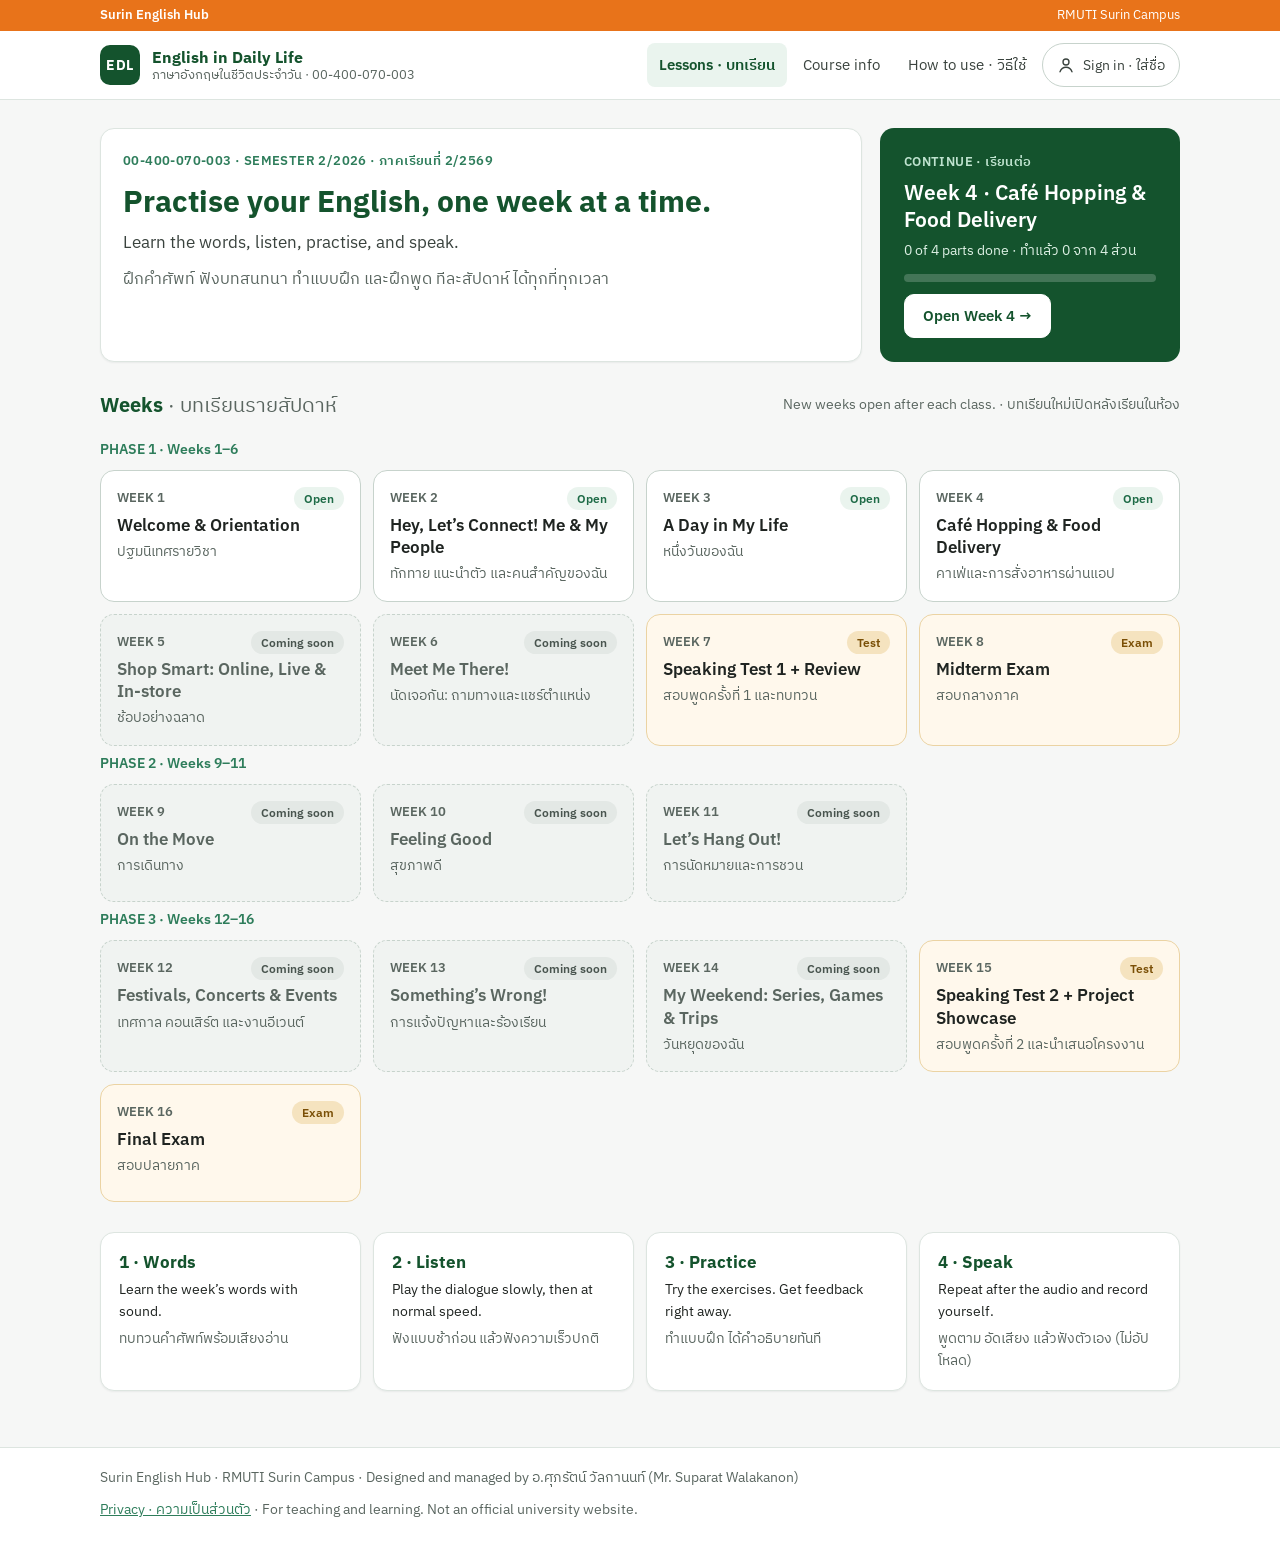
<file: index.html>
<!doctype html><html lang="en"><head>
<meta charset="utf-8">
<meta name="viewport" content="width=device-width, initial-scale=1">
<meta name="robots" content="noindex">
<link rel="preconnect" href="https://fonts.googleapis.com">
<link rel="preconnect" href="https://fonts.gstatic.com" crossorigin>
<link href="https://fonts.googleapis.com/css2?family=IBM+Plex+Sans+Thai:wght@400;600;700&family=IBM+Plex+Sans:wght@400;600;700&display=swap" rel="stylesheet">
<link rel="stylesheet" href="assets/css/site.css">
<link rel="icon" href="data:image/svg+xml,%3Csvg xmlns='http://www.w3.org/2000/svg' viewBox='0 0 32 32'%3E%3Crect width='32' height='32' rx='7' fill='%2314532D'/%3E%3Ctext x='16' y='21' font-family='Arial' font-size='11' font-weight='700' fill='white' text-anchor='middle'%3EEDL%3C/text%3E%3C/svg%3E">
<title>English in Daily Life · Surin English Hub</title></head><body>
<a class="sr-only" href="#main">Skip to content</a>
<div class="hubline"><div class="wrap"><a href="/">Surin English Hub</a><span>RMUTI Surin Campus</span></div></div>
<header class="topbar"><div class="wrap">
  <a class="brand" href="./"><span class="brand-mark">EDL</span><span class="brand-text"><b>English in Daily Life</b><span>ภาษาอังกฤษในชีวิตประจำวัน · 00-400-070-003</span></span></a>
  <nav class="nav" aria-label="Main">
    <a href="./#weeks-h" aria-current="page">Lessons · บทเรียน</a>
    <a href="course.html">Course info</a>
    <a class="hide-sm" href="help.html" >How to use · วิธีใช้</a>
    <span id="user-slot"></span>
  </nav>
</div></header>
<main id="main"><div class="wrap stack" style="gap:30px">
  <section class="hero">
    <div class="intro card">
      <p class="eyebrow">00-400-070-003 · Semester 2/2026 · ภาคเรียนที่ 2/2569</p>
      <h1>Practise your English, one week at a time.</h1>
      <p class="lead">Learn the words, listen, practise, and speak.</p>
      <p class="muted">ฝึกคำศัพท์ ฟังบทสนทนา ทำแบบฝึก และฝึกพูด ทีละสัปดาห์ ได้ทุกที่ทุกเวลา</p>
    </div>
    <div class="continue" id="continue" aria-live="polite"></div>
  </section>
  <section class="stack" style="gap:14px" aria-labelledby="weeks-h">
    <div class="row between">
      <h2 id="weeks-h">Weeks <span class="th">· บทเรียนรายสัปดาห์</span></h2>
      <p class="small muted">New weeks open after each class. · บทเรียนใหม่เปิดหลังเรียนในห้อง</p>
    </div>
    <div id="weeks-root"><p class="muted">Loading… · กำลังโหลด</p></div>
  </section>
  <section class="steps" aria-label="How each week works">
    <div class="card"><h3>1 · Words</h3><p class="small">Learn the week’s words with sound.</p><p class="small muted">ทบทวนคำศัพท์พร้อมเสียงอ่าน</p></div>
    <div class="card"><h3>2 · Listen</h3><p class="small">Play the dialogue slowly, then at normal speed.</p><p class="small muted">ฟังแบบช้าก่อน แล้วฟังความเร็วปกติ</p></div>
    <div class="card"><h3>3 · Practice</h3><p class="small">Try the exercises. Get feedback right away.</p><p class="small muted">ทำแบบฝึก ได้คำอธิบายทันที</p></div>
    <div class="card"><h3>4 · Speak</h3><p class="small">Repeat after the audio and record yourself.</p><p class="small muted">พูดตาม อัดเสียง แล้วฟังตัวเอง (ไม่อัปโหลด)</p></div>
  </section>
</div></main>
<footer><div class="wrap">
  <span>Surin English Hub · RMUTI Surin Campus · Designed and managed by อ.ศุภรัตน์ วัลกานนท์ (Mr. Suparat Walakanon)</span>
  <span><a href="privacy.html">Privacy · ความเป็นส่วนตัว</a> · For teaching and learning. Not an official university website.</span>
</div></footer>
<script src="assets/js/config.js"></script><script src="assets/js/app.js"></script><script src="assets/js/home.js"></script>
</body></html>
</file>
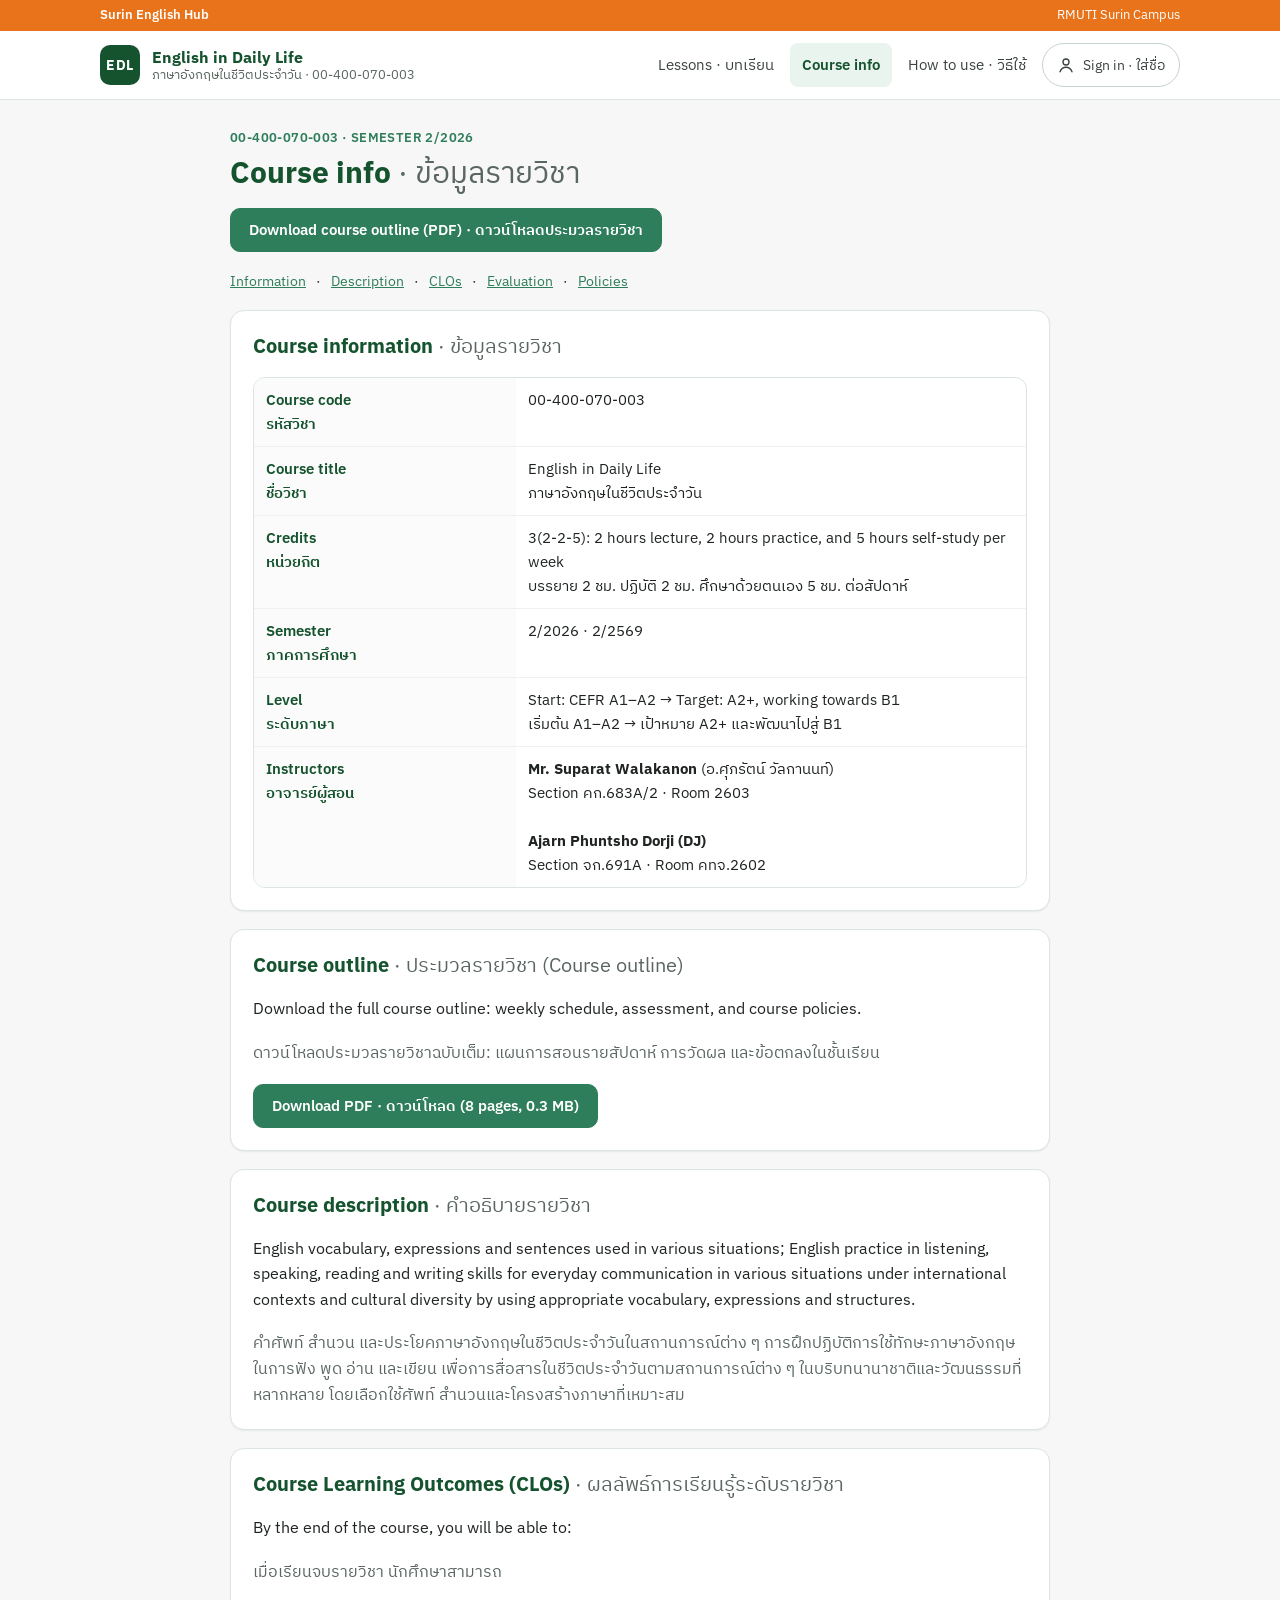
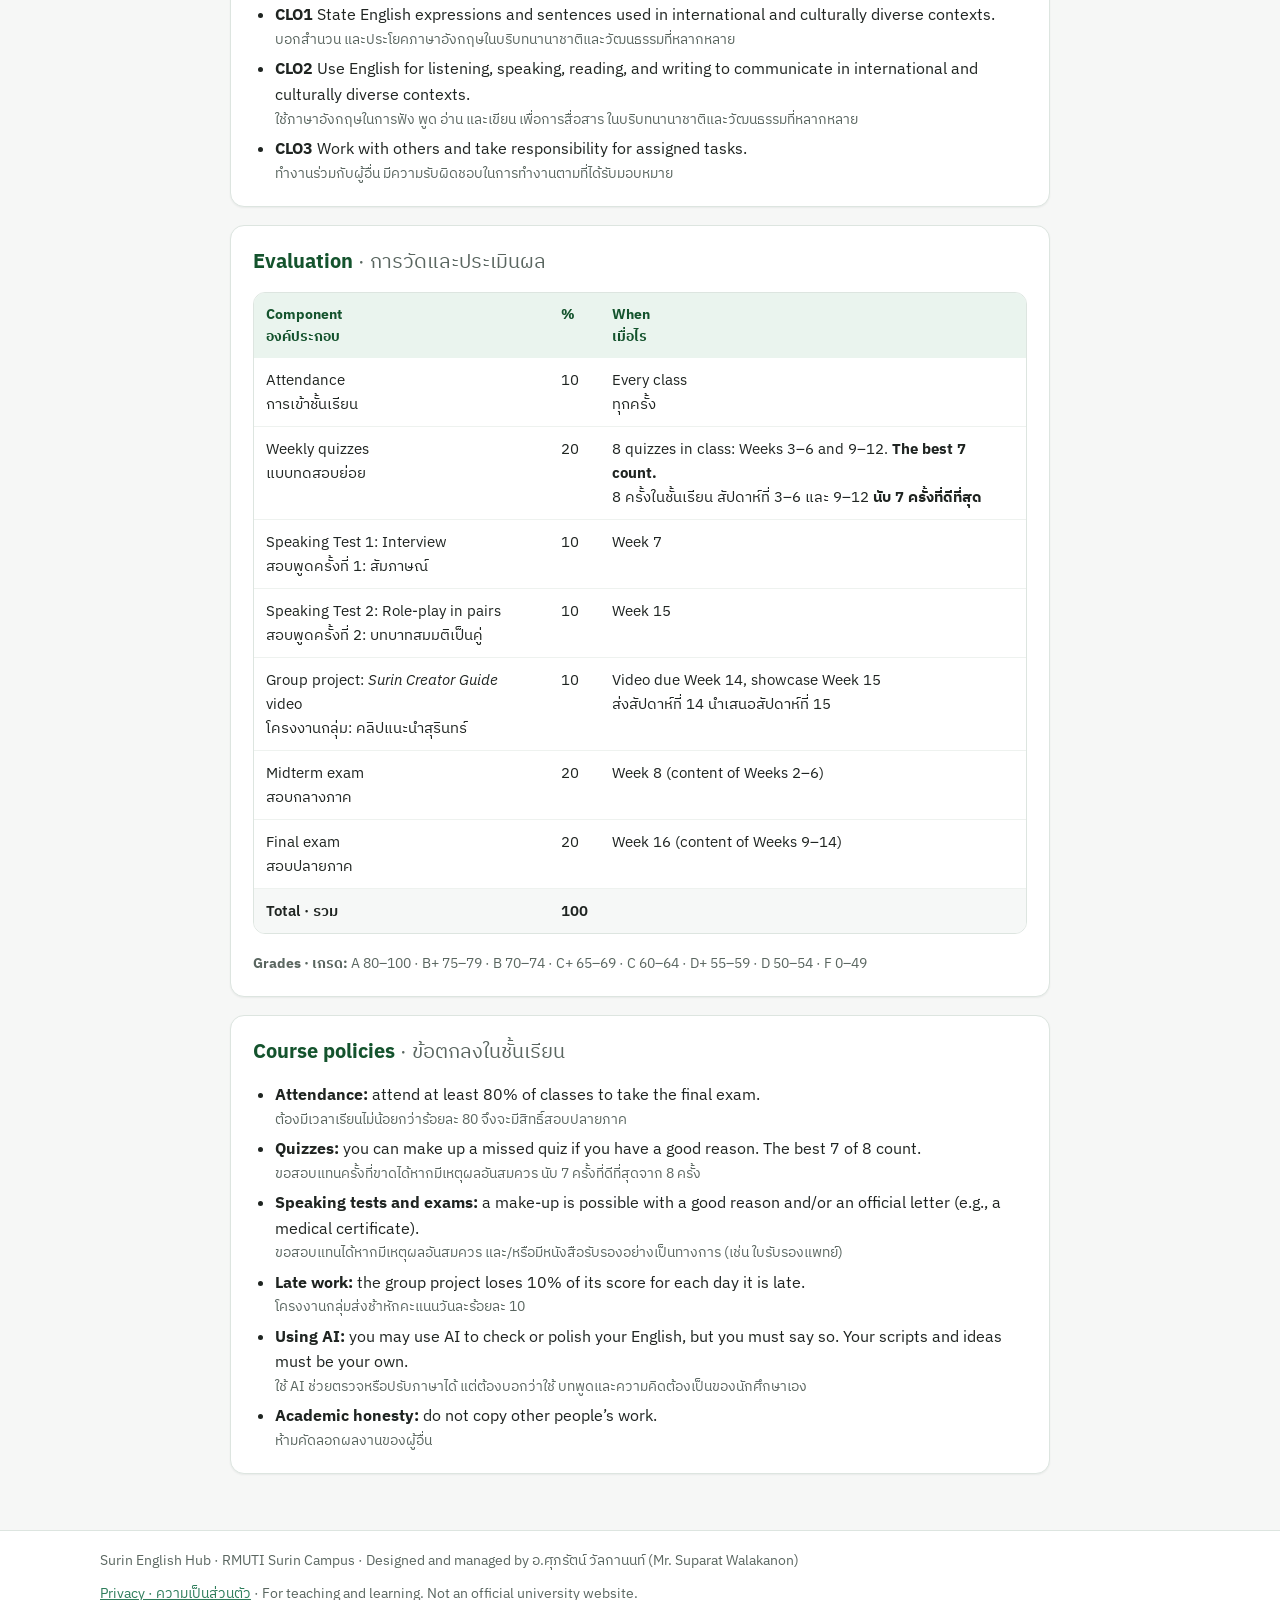
<file: course.html>
<!doctype html><html lang="en"><head>
<meta charset="utf-8">
<meta name="viewport" content="width=device-width, initial-scale=1">
<meta name="robots" content="noindex">
<link rel="preconnect" href="https://fonts.googleapis.com">
<link rel="preconnect" href="https://fonts.gstatic.com" crossorigin>
<link href="https://fonts.googleapis.com/css2?family=IBM+Plex+Sans+Thai:wght@400;600;700&family=IBM+Plex+Sans:wght@400;600;700&display=swap" rel="stylesheet">
<link rel="stylesheet" href="assets/css/site.css">
<link rel="icon" href="data:image/svg+xml,%3Csvg xmlns='http://www.w3.org/2000/svg' viewBox='0 0 32 32'%3E%3Crect width='32' height='32' rx='7' fill='%2314532D'/%3E%3Ctext x='16' y='21' font-family='Arial' font-size='11' font-weight='700' fill='white' text-anchor='middle'%3EEDL%3C/text%3E%3C/svg%3E">
<title>Course info · English in Daily Life</title></head><body>
<a class="sr-only" href="#main">Skip to content</a>
<div class="hubline"><div class="wrap"><a href="/">Surin English Hub</a><span>RMUTI Surin Campus</span></div></div>
<header class="topbar"><div class="wrap">
  <a class="brand" href="./"><span class="brand-mark">EDL</span><span class="brand-text"><b>English in Daily Life</b><span>ภาษาอังกฤษในชีวิตประจำวัน · 00-400-070-003</span></span></a>
  <nav class="nav" aria-label="Main">
    <a href="./#weeks-h">Lessons · บทเรียน</a>
    <a href="course.html" aria-current="page">Course info</a>
    <a class="hide-sm" href="help.html">How to use · วิธีใช้</a>
    <span id="user-slot"></span>
  </nav>
</div></header>
<main id="main"><div class="wrap stack" style="max-width:860px">
  <div class="stack" style="gap:4px"><p class="eyebrow">00-400-070-003 · Semester 2/2026</p>
  <h1>Course info <span class="th">· ข้อมูลรายวิชา</span></h1></div>
  <div><a class="btn primary" href="docs/EDL_CourseOutline_2-2026.pdf">Download course outline (PDF) · ดาวน์โหลดประมวลรายวิชา</a></div>
  <nav class="row small" aria-label="On this page"><a href="#info">Information</a> · <a href="#description">Description</a> · <a href="#clos">CLOs</a> · <a href="#evaluation">Evaluation</a> · <a href="#policies">Policies</a></nav>
  <div class="stack" id="course-root"><p class="muted">Loading… · กำลังโหลด</p></div>
</div></main>
<footer><div class="wrap">
  <span>Surin English Hub · RMUTI Surin Campus · Designed and managed by อ.ศุภรัตน์ วัลกานนท์ (Mr. Suparat Walakanon)</span>
  <span><a href="privacy.html">Privacy · ความเป็นส่วนตัว</a> · For teaching and learning. Not an official university website.</span>
</div></footer>
<script src="assets/js/config.js"></script><script src="assets/js/app.js"></script><script>document.addEventListener("DOMContentLoaded",function(){var r=document.getElementById("course-root");EDL.fetchJSON("data/course.json").then(function(c){r.innerHTML="";c.blocks.forEach(function(b){r.appendChild(EDL.block(b));});if(location.hash){var t=document.querySelector(location.hash);if(t)t.scrollIntoView();}}).catch(function(){r.innerHTML="<p class=\"missing\">Could not load. Please refresh. · โหลดไม่สำเร็จ กรุณารีเฟรช</p>";});});</script>
</body></html>
</file>
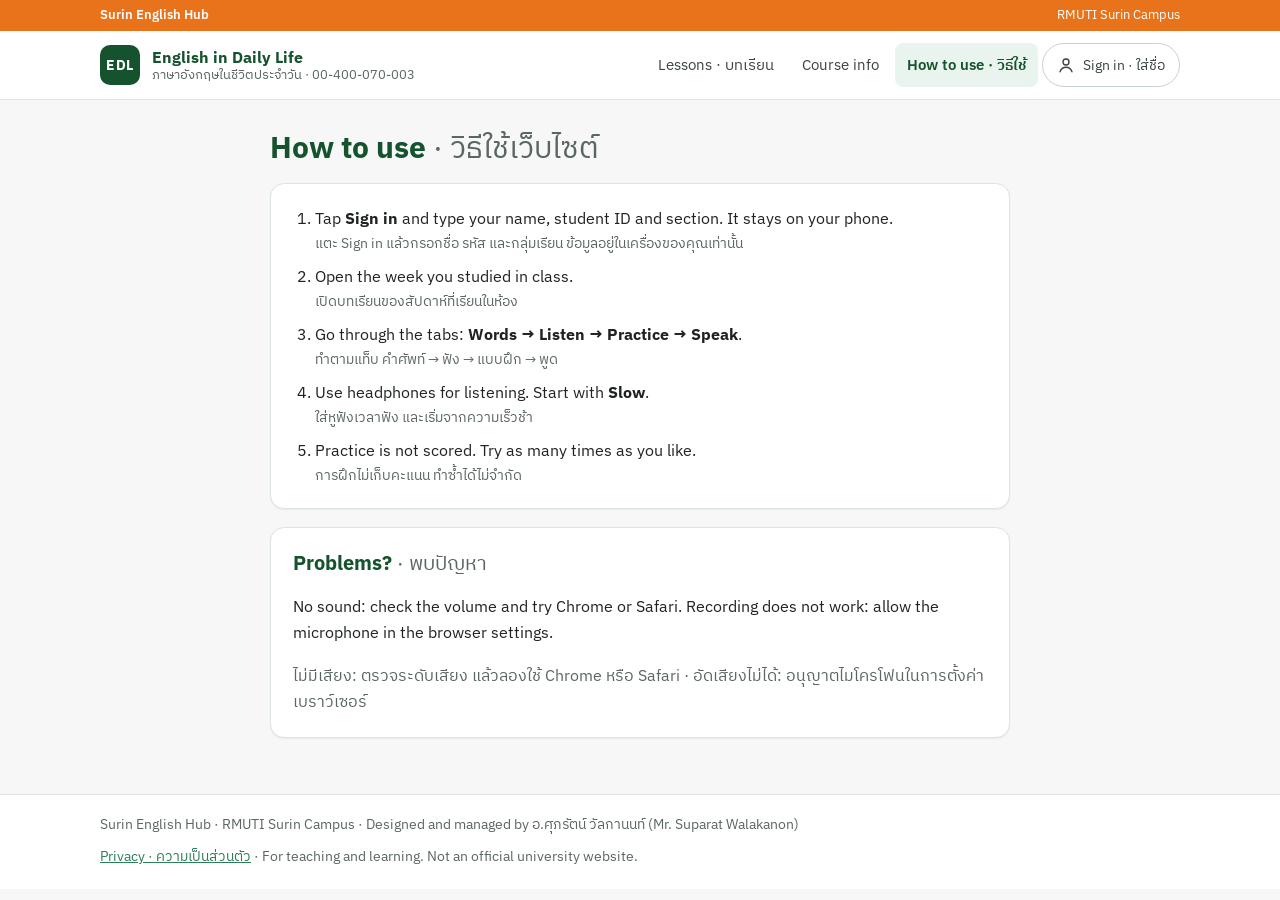
<file: help.html>
<!doctype html><html lang="en"><head>
<meta charset="utf-8">
<meta name="viewport" content="width=device-width, initial-scale=1">
<meta name="robots" content="noindex">
<link rel="preconnect" href="https://fonts.googleapis.com">
<link rel="preconnect" href="https://fonts.gstatic.com" crossorigin>
<link href="https://fonts.googleapis.com/css2?family=IBM+Plex+Sans+Thai:wght@400;600;700&family=IBM+Plex+Sans:wght@400;600;700&display=swap" rel="stylesheet">
<link rel="stylesheet" href="assets/css/site.css">
<link rel="icon" href="data:image/svg+xml,%3Csvg xmlns='http://www.w3.org/2000/svg' viewBox='0 0 32 32'%3E%3Crect width='32' height='32' rx='7' fill='%2314532D'/%3E%3Ctext x='16' y='21' font-family='Arial' font-size='11' font-weight='700' fill='white' text-anchor='middle'%3EEDL%3C/text%3E%3C/svg%3E">
<title>How to use · English in Daily Life</title></head><body>
<a class="sr-only" href="#main">Skip to content</a>
<div class="hubline"><div class="wrap"><a href="/">Surin English Hub</a><span>RMUTI Surin Campus</span></div></div>
<header class="topbar"><div class="wrap">
  <a class="brand" href="./"><span class="brand-mark">EDL</span><span class="brand-text"><b>English in Daily Life</b><span>ภาษาอังกฤษในชีวิตประจำวัน · 00-400-070-003</span></span></a>
  <nav class="nav" aria-label="Main">
    <a href="./#weeks-h">Lessons · บทเรียน</a>
    <a href="course.html">Course info</a>
    <a class="hide-sm" href="help.html" aria-current="page">How to use · วิธีใช้</a>
    <span id="user-slot"></span>
  </nav>
</div></header>
<main id="main"><div class="wrap stack" style="max-width:780px">
  <h1>How to use <span class="th">· วิธีใช้เว็บไซต์</span></h1>
  <section class="card stack">
    <ol style="margin:0;padding-left:22px;display:flex;flex-direction:column;gap:10px">
      <li>Tap <b>Sign in</b> and type your name, student ID and section. It stays on your phone.<div class="small muted">แตะ Sign in แล้วกรอกชื่อ รหัส และกลุ่มเรียน ข้อมูลอยู่ในเครื่องของคุณเท่านั้น</div></li>
      <li>Open the week you studied in class.<div class="small muted">เปิดบทเรียนของสัปดาห์ที่เรียนในห้อง</div></li>
      <li>Go through the tabs: <b>Words → Listen → Practice → Speak</b>.<div class="small muted">ทำตามแท็บ คำศัพท์ → ฟัง → แบบฝึก → พูด</div></li>
      <li>Use headphones for listening. Start with <b>Slow</b>.<div class="small muted">ใส่หูฟังเวลาฟัง และเริ่มจากความเร็วช้า</div></li>
      <li>Practice is not scored. Try as many times as you like.<div class="small muted">การฝึกไม่เก็บคะแนน ทำซ้ำได้ไม่จำกัด</div></li>
    </ol>
  </section>
  <section class="card stack">
    <h2>Problems? <span class="th">· พบปัญหา</span></h2>
    <p>No sound: check the volume and try Chrome or Safari. Recording does not work: allow the microphone in the browser settings.</p>
    <p class="muted">ไม่มีเสียง: ตรวจระดับเสียง แล้วลองใช้ Chrome หรือ Safari · อัดเสียงไม่ได้: อนุญาตไมโครโฟนในการตั้งค่าเบราว์เซอร์</p>
  </section>
</div></main>
<footer><div class="wrap">
  <span>Surin English Hub · RMUTI Surin Campus · Designed and managed by อ.ศุภรัตน์ วัลกานนท์ (Mr. Suparat Walakanon)</span>
  <span><a href="privacy.html">Privacy · ความเป็นส่วนตัว</a> · For teaching and learning. Not an official university website.</span>
</div></footer>
<script src="assets/js/config.js"></script><script src="assets/js/app.js"></script>
</body></html>
</file>
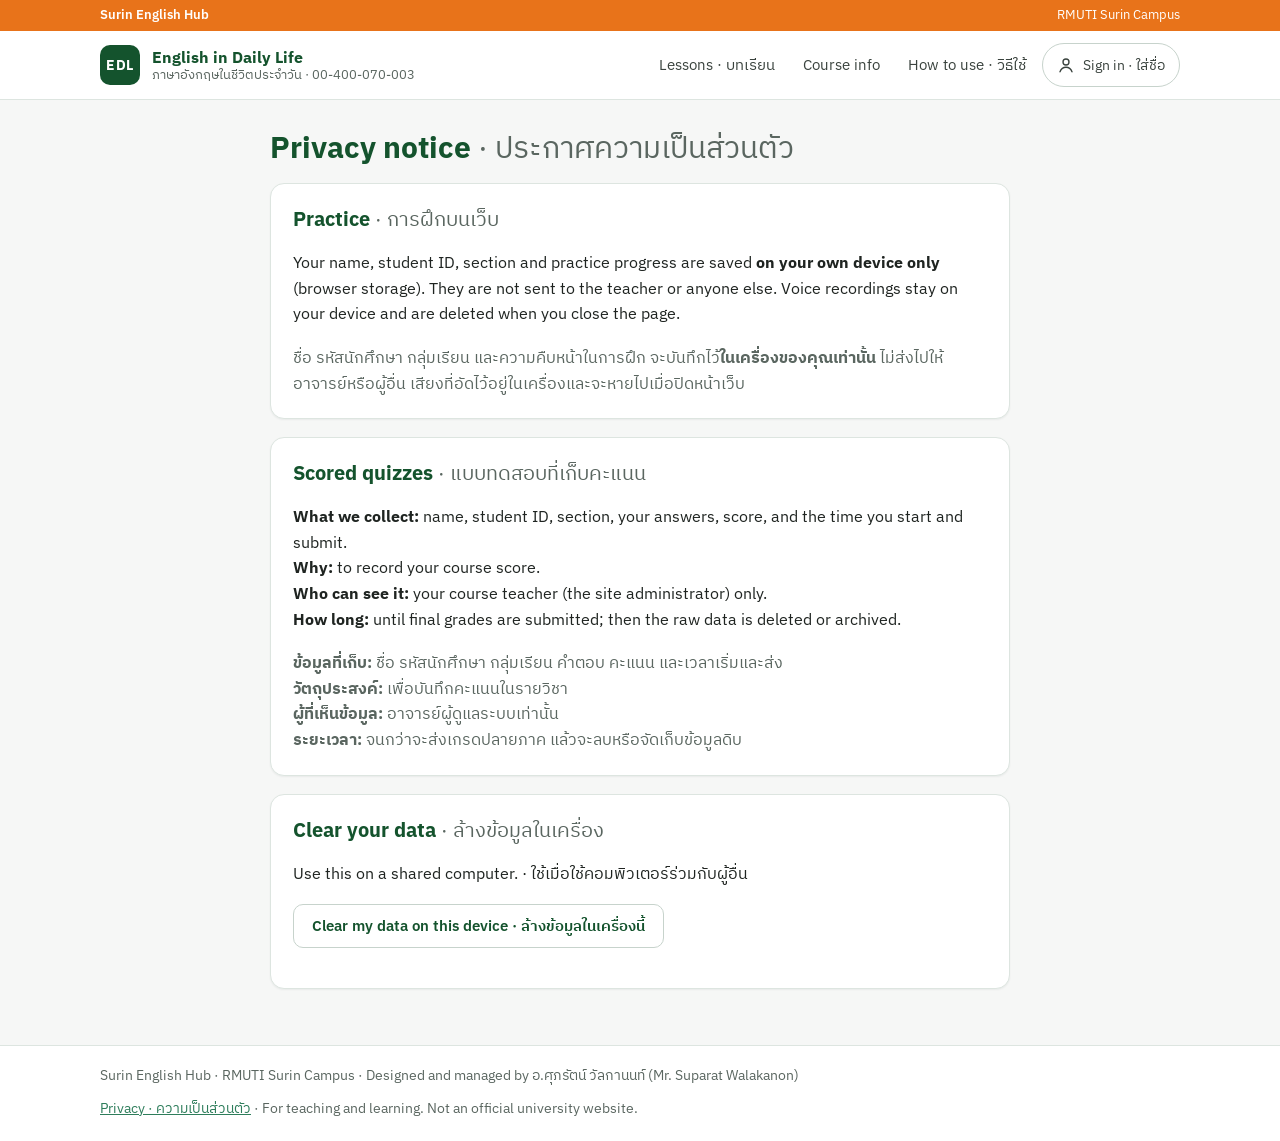
<file: privacy.html>
<!doctype html><html lang="en"><head>
<meta charset="utf-8">
<meta name="viewport" content="width=device-width, initial-scale=1">
<meta name="robots" content="noindex">
<link rel="preconnect" href="https://fonts.googleapis.com">
<link rel="preconnect" href="https://fonts.gstatic.com" crossorigin>
<link href="https://fonts.googleapis.com/css2?family=IBM+Plex+Sans+Thai:wght@400;600;700&family=IBM+Plex+Sans:wght@400;600;700&display=swap" rel="stylesheet">
<link rel="stylesheet" href="assets/css/site.css">
<link rel="icon" href="data:image/svg+xml,%3Csvg xmlns='http://www.w3.org/2000/svg' viewBox='0 0 32 32'%3E%3Crect width='32' height='32' rx='7' fill='%2314532D'/%3E%3Ctext x='16' y='21' font-family='Arial' font-size='11' font-weight='700' fill='white' text-anchor='middle'%3EEDL%3C/text%3E%3C/svg%3E">
<title>Privacy · English in Daily Life</title></head><body>
<a class="sr-only" href="#main">Skip to content</a>
<div class="hubline"><div class="wrap"><a href="/">Surin English Hub</a><span>RMUTI Surin Campus</span></div></div>
<header class="topbar"><div class="wrap">
  <a class="brand" href="./"><span class="brand-mark">EDL</span><span class="brand-text"><b>English in Daily Life</b><span>ภาษาอังกฤษในชีวิตประจำวัน · 00-400-070-003</span></span></a>
  <nav class="nav" aria-label="Main">
    <a href="./#weeks-h">Lessons · บทเรียน</a>
    <a href="course.html">Course info</a>
    <a class="hide-sm" href="help.html" >How to use · วิธีใช้</a>
    <span id="user-slot"></span>
  </nav>
</div></header>
<main id="main"><div class="wrap stack" style="max-width:780px">
  <h1>Privacy notice <span class="th">· ประกาศความเป็นส่วนตัว</span></h1>
  <section class="card stack">
    <h2>Practice <span class="th">· การฝึกบนเว็บ</span></h2>
    <p>Your name, student ID, section and practice progress are saved <b>on your own device only</b> (browser storage). They are not sent to the teacher or anyone else. Voice recordings stay on your device and are deleted when you close the page.</p>
    <p class="muted">ชื่อ รหัสนักศึกษา กลุ่มเรียน และความคืบหน้าในการฝึก จะบันทึกไว้<b>ในเครื่องของคุณเท่านั้น</b> ไม่ส่งไปให้อาจารย์หรือผู้อื่น เสียงที่อัดไว้อยู่ในเครื่องและจะหายไปเมื่อปิดหน้าเว็บ</p>
  </section>
  <section class="card stack">
    <h2>Scored quizzes <span class="th">· แบบทดสอบที่เก็บคะแนน</span></h2>
    <p><b>What we collect:</b> name, student ID, section, your answers, score, and the time you start and submit.<br><b>Why:</b> to record your course score.<br><b>Who can see it:</b> your course teacher (the site administrator) only.<br><b>How long:</b> until final grades are submitted; then the raw data is deleted or archived.</p>
    <p class="muted"><b>ข้อมูลที่เก็บ:</b> ชื่อ รหัสนักศึกษา กลุ่มเรียน คำตอบ คะแนน และเวลาเริ่มและส่ง<br><b>วัตถุประสงค์:</b> เพื่อบันทึกคะแนนในรายวิชา<br><b>ผู้ที่เห็นข้อมูล:</b> อาจารย์ผู้ดูแลระบบเท่านั้น<br><b>ระยะเวลา:</b> จนกว่าจะส่งเกรดปลายภาค แล้วจะลบหรือจัดเก็บข้อมูลดิบ</p>
  </section>
  <section class="card stack">
    <h2>Clear your data <span class="th">· ล้างข้อมูลในเครื่อง</span></h2>
    <p>Use this on a shared computer. · ใช้เมื่อใช้คอมพิวเตอร์ร่วมกับผู้อื่น</p>
    <div><button type="button" class="btn" id="clear">Clear my data on this device · ล้างข้อมูลในเครื่องนี้</button></div>
    <p class="small muted" id="cleared" role="status"></p>
  </section>
</div></main>
<footer><div class="wrap">
  <span>Surin English Hub · RMUTI Surin Campus · Designed and managed by อ.ศุภรัตน์ วัลกานนท์ (Mr. Suparat Walakanon)</span>
  <span><a href="privacy.html">Privacy · ความเป็นส่วนตัว</a> · For teaching and learning. Not an official university website.</span>
</div></footer>
<script src="assets/js/config.js"></script><script src="assets/js/app.js"></script><script>document.getElementById("clear").addEventListener("click",function(){try{localStorage.removeItem("edl.profile");localStorage.removeItem("edl.progress");}catch(e){}document.getElementById("cleared").textContent="Done. · ล้างข้อมูลแล้ว";EDL.renderUserChip();});</script>
</body></html>
</file>
<file: assets/css/site.css>
/* Surin English Hub — EDL course site */
[hidden]{display:none!important}
:root{
  --brand:#E8731A; --brand-dark:#B5530C; --brand-light:#FDF0E6;
  --accent:#2E7D5B; --accent-dark:#14532D; --accent-light:#EAF4EE;
  --ink:#1F2421; --ink-2:#3A433E; --muted:#5A6660;
  --line:#DDE5E0; --line-2:#C7D3CC; --bg:#F6F7F6; --card:#FFFFFF;
  --ok-bg:#EAF4EE; --ok-ink:#14532D; --no-bg:#FDF4E3; --no-ink:#7A4F06; --wrong:#B4572E; --wrong-bg:#FBEEE8;
  --radius:14px; --shadow:0 1px 2px rgba(20,40,30,.06);
  --font:"IBM Plex Sans","IBM Plex Sans Thai",system-ui,-apple-system,"Segoe UI",Tahoma,sans-serif;
}
*{box-sizing:border-box}
html{-webkit-text-size-adjust:100%}
body{margin:0;background:var(--bg);color:var(--ink);font-family:var(--font);font-size:16px;line-height:1.6}
a{color:var(--accent)} a:hover{color:var(--accent-dark)}
img{max-width:100%;height:auto;display:block}
button,input,select{font:inherit}
:focus-visible{outline:3px solid var(--brand);outline-offset:2px}
.sr-only{position:absolute;width:1px;height:1px;overflow:hidden;clip:rect(0 0 0 0);white-space:nowrap}
.wrap{max-width:1120px;margin:0 auto;padding:0 20px}

/* header */
.topbar{background:#fff;border-bottom:1px solid var(--line)}
.topbar .wrap{display:flex;flex-wrap:wrap;align-items:center;justify-content:space-between;gap:10px;padding-top:12px;padding-bottom:12px}
.brand{display:flex;align-items:center;gap:12px;text-decoration:none;color:var(--ink)}
.brand-mark{width:40px;height:40px;border-radius:10px;background:var(--accent-dark);color:#fff;display:flex;align-items:center;justify-content:center;font-weight:700;font-size:14px;letter-spacing:.5px;flex:none}
.brand-text{display:flex;flex-direction:column;line-height:1.25}
.brand-text b{color:var(--accent-dark);font-size:16px}
.brand-text span{font-size:13px;color:var(--muted)}
.hubline{background:var(--brand);color:#fff;font-size:13px}
.hubline .wrap{display:flex;justify-content:space-between;gap:10px;padding-top:5px;padding-bottom:5px;flex-wrap:wrap}
.hubline a{color:#fff;text-decoration:none;font-weight:600}
.hubline a:hover{text-decoration:underline;color:#fff}
.nav{display:flex;flex-wrap:wrap;align-items:center;gap:4px}
.nav a{padding:10px 12px;border-radius:8px;text-decoration:none;color:var(--ink-2);font-size:15px}
.nav a[aria-current="page"]{background:var(--accent-light);color:var(--accent-dark);font-weight:600}
.btn{display:inline-flex;align-items:center;justify-content:center;gap:8px;min-height:44px;padding:0 18px;border-radius:10px;border:1px solid var(--line-2);background:#fff;color:var(--accent-dark);font-weight:600;font-size:15px;cursor:pointer;text-decoration:none}
.btn:hover{border-color:var(--accent)}
.btn.primary{background:var(--accent);border-color:var(--accent);color:#fff}
.btn.primary:hover{background:var(--accent-dark)}
.btn.ghost{border-color:transparent;background:transparent}
.btn.small{min-height:40px;padding:0 14px;font-size:14px}
.btn[disabled]{opacity:.5;cursor:not-allowed}
.chip-user{min-height:44px;padding:0 14px;border-radius:22px;border:1px solid var(--line-2);background:#fff;color:var(--ink-2);font-size:14px;display:inline-flex;align-items:center;gap:8px;cursor:pointer}

main{padding:28px 0 56px}
.stack{display:flex;flex-direction:column;gap:18px}
.card{background:var(--card);border:1px solid var(--line);border-radius:var(--radius);padding:22px;box-shadow:var(--shadow)}
.eyebrow{margin:0;font-size:13px;font-weight:600;color:var(--accent);letter-spacing:.4px;text-transform:uppercase}
h1{margin:0;font-size:30px;line-height:1.25;color:var(--accent-dark)}
h2{margin:0;font-size:20px;line-height:1.3;color:var(--accent-dark)}
h3{margin:0;font-size:17px;line-height:1.35;color:var(--accent-dark)}
.th{color:var(--muted);font-weight:400}
.lead{margin:0;font-size:17px;color:var(--ink-2)}
p{margin:0}
.muted{color:var(--muted)}
.small{font-size:14px}

/* home */
.hero{display:flex;flex-wrap:wrap;gap:18px}
.hero .intro{flex:999 1 500px;min-width:0;display:flex;flex-direction:column;gap:10px}
.hero .continue{flex:1 1 300px;min-width:0;background:var(--accent-dark);color:#fff;border-radius:var(--radius);padding:24px;display:flex;flex-direction:column;gap:12px;justify-content:space-between}
.continue .eyebrow{color:#BFE3CF}
.continue .title{font-size:21px;font-weight:600;line-height:1.3}
.continue .btn{align-self:flex-start;background:#fff;color:var(--accent-dark);border-color:#fff}
.bar{height:8px;border-radius:4px;background:rgba(255,255,255,.2);overflow:hidden}
.bar>i{display:block;height:100%;background:#8FD3AE}
.phase{display:flex;flex-direction:column;gap:10px}
.phase-label{margin:6px 0 0;font-size:14px;font-weight:600;color:var(--accent)}
.grid-weeks{display:grid;grid-template-columns:repeat(auto-fill,minmax(250px,1fr));gap:12px}
.wk{display:flex;flex-direction:column;gap:4px;min-height:118px;padding:16px;border-radius:var(--radius);background:#fff;border:1px solid var(--line-2);text-decoration:none;color:var(--ink)}
a.wk:hover{border-color:var(--accent);box-shadow:0 2px 8px rgba(20,60,40,.08)}
.wk.locked{background:#F0F3F1;border-style:dashed;color:var(--muted)}
.wk.test{background:#FFF8EC;border-color:#EBD3A3}
.wk-top{display:flex;justify-content:space-between;align-items:center;gap:8px}
.wk-num{font-size:13px;font-weight:600;color:var(--muted)}
.wk-title{font-size:17px;font-weight:600;line-height:1.3}
.wk-th{font-size:14px;color:var(--muted)}
.badge{font-size:12px;font-weight:600;padding:2px 10px;border-radius:12px;white-space:nowrap}
.badge.open{background:var(--accent-light);color:#1E6B47}
.badge.done{background:var(--accent-dark);color:#fff}
.badge.soon{background:#E3E8E5;color:#48544E}
.badge.test{background:#F5E3BF;color:#7A4F06}
.steps{display:grid;grid-template-columns:repeat(auto-fit,minmax(220px,1fr));gap:12px}
.steps .card{padding:18px;display:flex;flex-direction:column;gap:4px}

/* week page */
.crumb{font-size:14px;color:var(--muted)}
.tabs{display:flex;gap:4px;overflow-x:auto;border-bottom:1px solid var(--line);scrollbar-width:thin}
.tab{min-height:48px;padding:0 16px;border:none;background:transparent;color:var(--ink-2);font-size:16px;cursor:pointer;white-space:nowrap;border-bottom:3px solid transparent;margin-bottom:-1px}
.tab .th{font-size:13px}
.tab[aria-selected="true"]{border-bottom-color:var(--accent);color:var(--accent-dark);font-weight:600}
.layout{display:flex;flex-wrap:wrap;gap:20px;align-items:flex-start}
.layout .content{flex:999 1 560px;min-width:0;display:flex;flex-direction:column;gap:16px}
.layout aside{flex:1 1 260px;min-width:0;display:flex;flex-direction:column;gap:16px}
.cando p{font-size:15px;padding-left:22px;position:relative}
.cando p::before{content:"";position:absolute;left:2px;top:9px;width:10px;height:10px;border-radius:5px;border:2px solid var(--accent)}
.check{display:flex;align-items:center;gap:10px;font-size:15px}
.dot{width:12px;height:12px;border-radius:6px;flex:none;border:2px solid #9DB5A7;background:#fff}
.dot.on{background:var(--accent);border-color:var(--accent)}
.check .state{margin-left:auto;font-size:13px;color:var(--muted)}

.figure{border-radius:12px;overflow:hidden;border:1px solid var(--line);background:#fff}
.figure figcaption{padding:8px 12px;font-size:13px;color:var(--muted)}
.ph-img{aspect-ratio:4/3;background:repeating-linear-gradient(135deg,#F2F5F3 0 12px,#E9EEEB 12px 24px);display:flex;align-items:center;justify-content:center;color:var(--muted);font-size:14px;text-align:center;padding:16px}
.imgs{display:grid;grid-template-columns:repeat(auto-fit,minmax(220px,1fr));gap:12px}

/* flashcard */
.flash{min-height:230px;width:100%;border-radius:var(--radius);border:1px solid var(--line-2);background:var(--bg);color:var(--ink);display:flex;flex-direction:column;align-items:center;justify-content:center;gap:10px;padding:24px;cursor:pointer;text-align:center}
.flash .w{font-size:32px;font-weight:600;color:var(--accent-dark);line-height:1.2}
.flash .m{font-size:20px;color:var(--ink-2)}
.flash .ex{font-size:16px;color:var(--muted)}
.row{display:flex;flex-wrap:wrap;gap:10px;align-items:center}
.row.between{justify-content:space-between}

/* audio */
.player{display:flex;align-items:center;gap:14px;background:var(--bg);border-radius:12px;padding:12px 14px}
.play{width:52px;height:52px;flex:none;border-radius:26px;border:none;background:var(--accent);color:#fff;display:flex;align-items:center;justify-content:center;cursor:pointer}
.play:hover{background:var(--accent-dark)}
.track{flex:1;min-width:0;display:flex;flex-direction:column;gap:6px}
.track input[type=range]{width:100%;accent-color:var(--accent)}
.times{display:flex;justify-content:space-between;font-size:13px;color:var(--muted)}
.seg{display:inline-flex;border:1px solid var(--line-2);border-radius:10px;overflow:hidden}
.seg button{min-height:40px;padding:0 14px;border:none;background:#fff;color:var(--ink-2);font-size:14px;cursor:pointer}
.seg button[aria-pressed="true"]{background:var(--accent-dark);color:#fff;font-weight:600}
.script{background:var(--bg);border-radius:10px;padding:14px 16px;display:flex;flex-direction:column;gap:6px;font-size:15px}
.script .who{font-weight:600;color:var(--accent-dark)}
.script .pause{color:var(--muted);font-size:13px;font-style:italic}
.missing{font-size:14px;color:var(--no-ink);background:var(--no-bg);border-radius:10px;padding:10px 12px}

/* exercises */
.ex{display:flex;flex-direction:column;gap:12px}
.ex-head{display:flex;flex-direction:column;gap:2px}
.item{display:flex;flex-direction:column;gap:10px;padding:14px 0;border-top:1px solid #EEF2EF}
.item:first-of-type{border-top:none;padding-top:4px}
.q{font-size:17px}
.opts{display:flex;flex-direction:column;gap:8px}
.opts.inline{flex-direction:row;flex-wrap:wrap}
.opt{min-height:48px;text-align:left;padding:8px 16px;border-radius:10px;border:1px solid var(--line-2);background:#fff;color:var(--ink);font-size:16px;cursor:pointer}
.opt:hover{border-color:var(--accent)}
.opt.right{border:2px solid var(--accent);background:var(--ok-bg);color:var(--ok-ink);font-weight:600}
.opt.wrong{border:2px solid var(--wrong);background:var(--wrong-bg);color:#7A3418}
.opts.inline .opt{min-width:88px;text-align:center}
.chip{min-height:44px;padding:0 18px;border-radius:22px;border:1px solid var(--line-2);background:#fff;color:var(--ink);font-size:16px;cursor:pointer}
.chip.used{opacity:.35}
.chip.right{border:2px solid var(--accent);background:var(--ok-bg);color:var(--ok-ink);font-weight:600}
.chip.wrong{border:2px solid var(--wrong);background:var(--wrong-bg);color:#7A3418}
.build{min-height:52px;border:1px dashed var(--line-2);border-radius:10px;padding:8px;display:flex;flex-wrap:wrap;gap:6px;align-items:center;background:#FBFCFB}
.build:empty::before{content:attr(data-hint);color:var(--muted);font-size:14px;padding:0 6px}
.fb{padding:12px 14px;border-radius:10px;font-size:15px}
.fb.ok{background:var(--ok-bg);color:var(--ok-ink)}
.fb.no{background:var(--no-bg);color:var(--no-ink)}
.score{font-size:15px;color:var(--ink-2)}
.blank{display:inline-block;min-width:84px;border-bottom:2px solid var(--line-2);text-align:center;color:var(--accent-dark);font-weight:600}
.reading{background:var(--bg);border-radius:12px;padding:16px;font-size:16px}

/* speak */
.shadow-line{padding:14px;border-radius:10px;background:var(--bg);font-size:19px;line-height:1.5}
.shadow-line b{color:var(--accent-dark)}
.rec{background:var(--accent);color:#fff;border:none}
.rec.on{background:var(--wrong)}
.notice{background:var(--bg);border-radius:10px;padding:14px 16px;font-size:14px;color:var(--ink-2);display:flex;flex-direction:column;gap:4px}

/* modal */
dialog{border:none;border-radius:16px;padding:0;max-width:440px;width:calc(100% - 32px);box-shadow:0 20px 60px rgba(0,0,0,.2)}
dialog::backdrop{background:rgba(20,30,25,.45)}
.dlg{padding:24px;display:flex;flex-direction:column;gap:14px}
.field{display:flex;flex-direction:column;gap:6px}
.field label{font-size:14px;font-weight:600;color:var(--ink-2)}
.field input,.field select{min-height:46px;border:1px solid var(--line-2);border-radius:10px;padding:0 12px;background:#fff;color:var(--ink)}
.field .hint{font-size:13px;color:var(--muted)}
.err{color:var(--wrong);font-size:14px}

footer{border-top:1px solid var(--line);background:#fff}
footer .wrap{padding-top:18px;padding-bottom:22px;display:flex;flex-wrap:wrap;justify-content:space-between;gap:10px;font-size:14px;color:var(--muted)}

@media (max-width:600px){
  h1{font-size:25px}
  .wrap{padding:0 16px}
  main{padding-top:20px}
  .card{padding:18px}
  .brand-text span{display:none}
  .nav a.hide-sm{display:none}
}
@media (prefers-reduced-motion:reduce){*{transition:none!important}}

/* content blocks */
.blist{margin:0;padding-left:22px;display:flex;flex-direction:column;gap:6px}
.tbl-wrap{overflow-x:auto;border:1px solid var(--line);border-radius:12px}
.tbl{width:100%;border-collapse:collapse;font-size:15px;min-width:460px}
.tbl th,.tbl td{text-align:left;vertical-align:top;padding:10px 12px;border-bottom:1px solid #EEF2EF}
.tbl thead th{background:var(--accent-light);color:var(--accent-dark);font-size:14px}
.tbl tr:last-child td,.tbl tr:last-child th{border-bottom:none}
.tbl tr.total td{font-weight:600;background:#F6F8F7}
.tbl.kv{min-width:0}
.tbl.kv th{width:34%;color:var(--accent-dark);font-weight:600;background:#FAFBFA}
.tbl td:nth-child(2){white-space:normal}
/* prev / next */
.pager{display:flex;flex-wrap:wrap;gap:12px;justify-content:space-between;margin-top:8px}
.pg{flex:1 1 260px;display:flex;flex-direction:column;gap:2px;padding:14px 16px;border:1px solid var(--line-2);border-radius:12px;background:#fff;text-decoration:none;color:var(--ink)}
.pg:hover{border-color:var(--accent)}
.pg.next{text-align:right}
.pg b{color:var(--accent-dark)}
@media (max-width:600px){.tbl.kv th{width:40%}}
</file>
